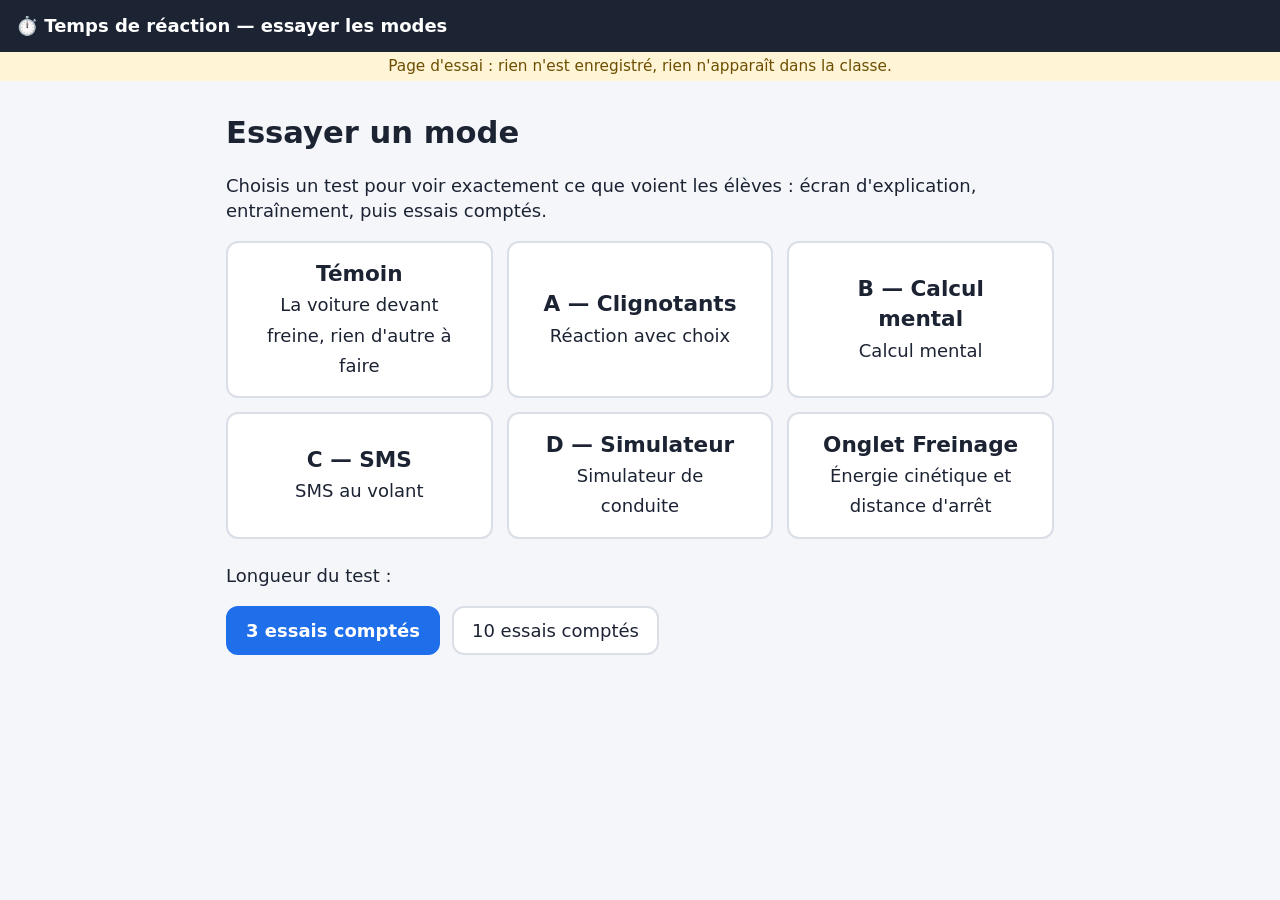
<file: essai.html>
<!doctype html>
<html lang="fr">
<head>
  <meta charset="utf-8">
  <meta name="viewport" content="width=device-width, initial-scale=1, maximum-scale=1, user-scalable=no">
  <title>Temps de réaction — essayer les modes</title>
  <link rel="stylesheet" href="css/style.css">
</head>
<body>
  <div id="app"></div>
  <noscript>Cette page a besoin de JavaScript.</noscript>
  <script type="module" src="js/essai.js"></script>
</body>
</html>
</file>
<file: css/style.css>
:root {
  --fond: #f4f6f9;
  --carte: #ffffff;
  --texte: #1c2333;
  --doux: #5b6577;
  --bord: #d9dee7;
  --accent: #1f6feb;
  --accent-fonce: #1557c0;
  --rouge: #d62f2f;
  --vert: #1f8a4c;
  --jaune: #fff4d6;
  --grille: #e3e7ee;
  --bande: #f7f9fc;
  --moy: #e8590c;
  --med: #1c7ed6;
  font-size: 18px;
}
* { box-sizing: border-box; }
html, body { height: 100%; margin: 0; }
body {
  background: var(--fond); color: var(--texte);
  font-family: system-ui, "Segoe UI", Roboto, sans-serif; line-height: 1.4;
  -webkit-tap-highlight-color: transparent;
}
#app { min-height: 100%; display: flex; flex-direction: column; }
body.en-test #app { height: 100vh; height: 100dvh; overflow: hidden; }
[hidden] { display: none !important; }

/* ── Barre du haut ── */
.barre {
  display: flex; align-items: center; justify-content: space-between; gap: 12px;
  padding: 8px 16px; background: #1c2333; color: #fff; min-height: 52px;
}
.barre .titre { font-weight: 700; white-space: nowrap; }
.barre .identite { font-weight: 700; font-size: 1.1rem; color: #ffd43b; text-align: center; flex: 1; }
.demo { background: var(--jaune); color: #6b4e00; text-align: center; padding: 4px 12px; font-size: .85rem; }
main { flex: 1; display: flex; flex-direction: column; min-height: 0; }

/* ── Écrans ── */
.screen { width: 100%; max-width: 860px; margin: 0 auto; padding: 24px 16px 40px; }
.screen.large { max-width: 1200px; }
.screen.center { text-align: center; display: flex; flex-direction: column; align-items: center; gap: 12px; }
h1 { font-size: 1.7rem; margin: .2em 0 .6em; }
h2 { font-size: 1.3rem; margin: .4em 0 .5em; }
.info { background: #e8f1ff; border-left: 4px solid var(--accent); padding: 10px 14px; border-radius: 6px; }
.succes { background: #e6f6ec; border-left: 4px solid var(--vert); padding: 10px 14px; border-radius: 6px; font-weight: 600; }
.erreur { color: var(--rouge); font-weight: 600; min-height: 1.4em; }
.indice { color: #a14b00; font-weight: 600; min-height: 1.4em; }
.petit-texte { font-size: .85rem; color: var(--doux); }
.chargement { text-align: center; color: var(--doux); margin-top: 20vh; }
.question { font-size: 1.35rem; font-weight: 600; }
.grosse-identite { font-size: 2rem; font-weight: 800; color: var(--accent-fonce); margin: 4px 0 12px; }
.vide { color: var(--doux); font-style: italic; }

/* ── Boutons ── */
.btn {
  font: inherit; border: 2px solid var(--bord); background: var(--carte); color: var(--texte);
  border-radius: 12px; padding: 10px 18px; cursor: pointer; touch-action: manipulation; user-select: none;
}
.btn:disabled { opacity: .45; cursor: default; }
.btn.primary { background: var(--accent); border-color: var(--accent); color: #fff; font-weight: 700; }
.btn.primary:active:not(:disabled) { background: var(--accent-fonce); }
.btn.big { font-size: 1.2rem; padding: 16px 28px; min-height: 64px; }
.btn.petit { padding: 6px 12px; font-size: .85rem; }
.barre .btn.petit { background: transparent; color: #fff; border-color: #56607a; }
.btn.danger { border-color: var(--rouge); color: var(--rouge); }
.btn.lien { border: none; background: none; color: var(--accent); text-decoration: underline; margin-top: 18px; }
.boutons { display: flex; flex-wrap: wrap; gap: 12px; margin: 12px 0; }

.grille-ilots { display: grid; grid-template-columns: repeat(auto-fill, minmax(200px, 1fr)); gap: 14px; }
.btn.ilot { font-size: 1.15rem; font-weight: 700; min-height: 84px; }
.reprise { margin-top: 28px; }
.btn.reprendre { display: flex; justify-content: space-between; align-items: center; width: 100%; margin: 8px 0; min-height: 60px; text-align: left; }
.btn.reprendre .etat { color: var(--doux); font-size: .9rem; }

/* ── Champs ── */
.champ { font: inherit; font-size: 1.3rem; padding: 10px 12px; border: 2px solid var(--bord); border-radius: 10px; width: 160px; text-align: center; background: #fff; }
.champ.petit { font-size: 1.1rem; width: 120px; }
.champ.juste { border-color: var(--vert); background: #effaf3; }
.champ.faux { border-color: var(--rouge); background: #fdeeee; }
.prof .champ { width: min(320px, 100%); }
.ligne-champ { display: flex; align-items: center; gap: 10px; margin: 10px 0; }
.unite { color: var(--doux); }
.bloc-calcul { background: var(--carte); border: 1px solid var(--bord); border-radius: 14px; padding: 14px 18px; margin: 14px 0; }
.champs { display: flex; flex-wrap: wrap; gap: 18px; }
.champs label { display: flex; flex-direction: column; gap: 4px; font-weight: 600; }
.champs label .unite { font-weight: 400; }
.champs .ligne-champ { margin: 0; gap: 6px; }
.bloc-calcul .temps td { font-size: 1.1rem; }

/* ── Tableaux ── */
table { border-collapse: collapse; background: var(--carte); }
th, td { border: 1px solid var(--bord); padding: 6px 10px; text-align: center; }
th { background: #eef1f6; font-weight: 600; }
.temps { width: 100%; font-size: 1.1rem; margin: 10px 0; }
.temps td { font-weight: 700; font-size: 1.25rem; }
.resultats { width: 100%; margin: 12px 0; }
.resultats td:first-child { text-align: left; font-weight: 600; }
.rappel { text-align: center; background: var(--carte); border: 1px solid var(--bord); border-radius: 14px; padding: 12px; margin: 16px 0; }
.rappel p { margin: 4px 0; }
.rappel .estimation { font-size: 2rem; font-weight: 800; color: var(--accent-fonce); }

/* ── Onglets ── */
.onglets { display: flex; gap: 6px; border-bottom: 2px solid var(--bord); margin-bottom: 16px; flex-wrap: wrap; }
.tab { font: inherit; border: none; background: none; padding: 12px 16px; border-bottom: 4px solid transparent; margin-bottom: -2px; cursor: pointer; color: var(--doux); font-weight: 600; }
.tab.actif { color: var(--accent-fonce); border-bottom-color: var(--accent); }

/* ── Intro des tests ── */
.intro { max-width: 760px; }
.consigne { font-size: 1.4rem; font-weight: 700; background: var(--jaune); padding: 14px 18px; border-radius: 12px; }
.regle { text-align: left; margin: 8px 0; }
.schemas { display: flex; gap: 16px; justify-content: center; flex-wrap: wrap; margin: 8px 0; }
.schema-voiture { margin: 0; width: 230px; background: var(--carte); border: 3px solid var(--bord); border-radius: 14px; padding: 10px; }
.schema-voiture.ok { border-color: var(--rouge); }
.schema-voiture.non { border-color: #f08c00; }
.schema-voiture svg { width: 100%; height: auto; }
.schema-voiture figcaption { font-size: .9rem; margin-top: 6px; }

/* ── Écran de test ── */
.test { flex: 1; display: grid; grid-template-rows: auto 1fr auto; min-height: 0; user-select: none; }
.test-top { display: flex; justify-content: space-between; padding: 6px 16px; background: #e9edf3; font-weight: 600; font-size: .95rem; }
.test-top .compteurs { color: var(--doux); }
.stage-wrap { position: relative; min-height: 0; overflow: hidden; }
.stage { position: absolute; inset: 0; }
.overlay { position: absolute; inset: 0; background: rgba(20, 26, 40, .55); display: flex; align-items: center; justify-content: center; padding: 16px; z-index: 5; }
.ov-card { background: var(--carte); border-radius: 18px; padding: 22px 28px; text-align: center; max-width: 520px; box-shadow: 0 10px 30px rgba(0,0,0,.25); }
.ov-card p { margin: 6px 0 14px; }
.ov-titre { font-size: 1.4rem; font-weight: 800; }
.ov-titre.rouge { color: var(--rouge); }
.ov-sous { color: var(--doux); }
.ov-temps { font-size: 3.4rem; font-weight: 900; color: var(--accent-fonce); margin: 0 !important; font-variant-numeric: tabular-nums; }
.ov-note { font-weight: 700; color: #a14b00; }
.pedales { display: grid; grid-template-columns: 1fr 2fr 1fr; gap: 14px; padding: 12px 16px 16px; background: #1c2333; height: max(110px, 21vh); }
.frein {
  font: inherit; font-size: 2.2rem; font-weight: 900; letter-spacing: .08em; color: #fff;
  background: radial-gradient(circle at 50% 35%, #ff5a5a, #c41d1d); border: 4px solid #7e1010; border-radius: 22px;
  touch-action: none; user-select: none; cursor: pointer;
}
.frein:active { transform: scale(.98); filter: brightness(.92); }
.steer { font: inherit; font-size: 2.4rem; color: #fff; background: #3b4560; border: 3px solid #56607a; border-radius: 20px; touch-action: none; cursor: pointer; }
.steer.actif { background: #56607a; }
.invisible { visibility: hidden; }

/* ── Vue route (témoin, A, B, C) ── */
.vue-route { position: absolute; inset: 0; overflow: hidden; }
.vue-route .ciel { position: absolute; inset: 0 0 55% 0; background: linear-gradient(#7fbbe9, #d6ebf7); }
.vue-route .route { position: absolute; inset: 45% 0 0 0; background: #7cb36a; }
.vue-route .route::before { content: ""; position: absolute; inset: 0; background: #5b5f66; clip-path: polygon(44% 0, 56% 0, 100% 100%, 0 100%); }
.vue-route .ligne { position: absolute; left: 50%; top: 0; bottom: 0; width: 1.2%; transform: translateX(-50%); background: repeating-linear-gradient(#fff 0 8%, transparent 8% 18%); clip-path: polygon(40% 0, 60% 0, 100% 100%, 0 100%); }
.vue-route .voiture { position: absolute; left: 50%; bottom: 6%; transform: translateX(-50%); width: min(44%, 62vh); }
.vue-route.petite .voiture { width: min(40%, 40vh); }
.car { width: 100%; height: auto; display: block; }
.car .stop { fill: #5b1717; }
.car.freine .stop { fill: #ff2020; filter: drop-shadow(0 0 6px #ff4040); }
.car .clig { fill: #6b4a12; }
.car.clig-g .clig-g, .car.clig-d .clig-d { animation: clig .8s steps(1, end) infinite; }
@keyframes clig { 0% { fill: #ffa200; } 50% { fill: #6b4a12; } }

/* ── B : calcul ── */
.scene-b { position: absolute; inset: 0; display: grid; grid-template-rows: 48% 52%; }
.scene-b .vue-route { position: relative; }
.calcul { display: flex; flex-direction: column; align-items: center; justify-content: center; gap: 14px; background: #f8f9fb; }
.calcul-q { font-size: 2.6rem; font-weight: 800; font-variant-numeric: tabular-nums; }
.calcul-choix { display: flex; gap: 16px; }
.btn.choix { font-size: 1.8rem; font-weight: 700; min-width: 110px; min-height: 72px; }

/* ── C : SMS ── */
.scene-c { position: absolute; inset: 0; display: grid; grid-template-columns: 1.25fr 1fr; }
.scene-c-route { position: relative; }
.tel { display: flex; flex-direction: column; background: #ece5dd; border-right: 4px solid #1c2333; min-height: 0; }
.tel-titre { background: #075e54; color: #fff; font-weight: 700; padding: 10px 14px; }
.tel-fil { flex: 1; overflow-y: auto; padding: 10px 12px; display: flex; flex-direction: column; gap: 6px; min-height: 0; }
.tel-sys { align-self: center; background: #dfe9f2; color: #445; font-size: .8rem; padding: 3px 10px; border-radius: 8px; }
.bulle { background: #fff; align-self: flex-start; max-width: 85%; padding: 6px 10px; border-radius: 10px; box-shadow: 0 1px 1px rgba(0,0,0,.1); font-size: 1rem; }
.bulle .auteur { display: block; font-weight: 700; font-size: .8rem; }
.bulle.moi { align-self: flex-end; background: #d9fdd3; }
.bulle.question { border: 2px solid #f08c00; background: #fff9ec; font-weight: 600; }
.scene-c .vue-route .voiture { width: 78%; }
.tel-reps { display: flex; gap: 8px; padding: 8px; background: #f0f0f0; min-height: 66px; flex-wrap: wrap; justify-content: center; }
.btn.rep { flex: 1 1 30%; min-height: 52px; font-weight: 600; }

/* ── D : simulateur ── */
.sim { position: absolute; inset: 0; width: 100%; height: 100%; display: block; }

/* ── Classe ── */
.classe-info { color: var(--doux); }
.tableau-classe { width: 100%; margin: 8px 0 16px; }
.tableau-classe td:first-child { text-align: left; }
.tableau-classe.grand { font-size: 1.25rem; }
.c-moy { color: var(--moy); font-weight: 700; }
.c-med { color: var(--med); font-weight: 700; }
.pastille { display: inline-block; width: 12px; height: 12px; border-radius: 50%; margin-right: 8px; vertical-align: middle; }
.graphe-wrap { background: var(--carte); border: 1px solid var(--bord); border-radius: 14px; padding: 8px; }
.graphe { width: 100%; height: auto; display: block; }
.graphe .axe { font-size: 13px; fill: var(--doux); }
.graphe .lib { font-size: 15px; font-weight: 600; fill: var(--texte); }
.graphe .pt { font-size: 10.5px; font-weight: 700; fill: #fff; pointer-events: none; }
.graphe.grand .lib { font-size: 18px; }
.l-moi { display: inline-block; width: 12px; height: 12px; border-radius: 50%; border: 3px solid #111; vertical-align: middle; }
.legende { font-size: .85rem; color: var(--doux); text-align: center; }
.l-pt, .l-moy, .l-med { display: inline-block; vertical-align: middle; }
.l-pt { width: 12px; height: 12px; border-radius: 50%; background: #888; }
.l-moy { width: 22px; height: 0; border-top: 3px solid var(--moy); }
.l-med { width: 22px; height: 0; border-top: 3px dashed var(--med); }

/* ── Professeur ── */
.avancement { width: 100%; }
.avancement td { font-size: .95rem; }
.avancement td:first-child { text-align: left; }
.avancement .na { color: #b8bfcc; background: #f7f8fa; }
.avancement .attente { color: var(--doux); font-style: italic; }
.avancement .etape-fini { background: #e6f6ec; color: var(--vert); font-weight: 700; }
.avancement .etape-calculs { background: #fff4d6; }
.avancement .bloque { background: #ffe3e3; color: #a51111; font-weight: 700; }
.avancement .cliquable { cursor: pointer; }
.avancement .cliquable:hover { outline: 2px solid var(--accent); outline-offset: -2px; }
.avancement .choisi { outline: 3px solid var(--accent); outline-offset: -3px; }
.detail { background: var(--carte); border: 2px solid var(--accent); border-radius: 14px; padding: 12px 18px; margin: 16px 0; }
.det-tete { display: flex; justify-content: space-between; align-items: center; }
.det-blocs { display: grid; grid-template-columns: repeat(auto-fit, minmax(320px, 1fr)); gap: 16px; }
.det-bloc h3 { margin: 6px 0; }
.det-bloc p { margin: 4px 0; }
.det-stats { display: flex; gap: 18px; font-size: 1.15rem; }
.reglage td:first-child { text-align: left; font-weight: 600; }
.reglage { margin: 12px 0; }
.ov-choix { display: flex; flex-direction: column; gap: 10px; align-items: center; }
a.tab { text-decoration: none; margin-left: auto; }

/* Onglet Freinage */
.fr-reglages { display: grid; gap: 10px; margin: 12px 0 16px; }
.fr-choix { display: grid; grid-template-columns: 150px 1fr; align-items: center; gap: 10px; }
.fr-choix .boutons { margin: 0; gap: 8px; }
.fr-label { font-weight: 700; color: var(--doux); }
.fr-vitesse { display: flex; align-items: center; gap: 14px; flex-wrap: wrap; }
.fr-curseur { width: min(360px, 60vw); height: 32px; accent-color: var(--accent); }
.fr-vitesse b { font-size: 1.3rem; min-width: 90px; }
.fr-bloc { margin: 14px 0; }
.fr-ligne { display: flex; justify-content: space-between; margin-bottom: 6px; font-size: 1.1rem; }
.fr-barre { height: 22px; border-radius: 11px; background: var(--bord); overflow: hidden; }
.fr-ec { height: 100%; background: linear-gradient(90deg, #f59f00, #e8590c); transition: width .25s; }
.fr-route { position: relative; height: 54px; margin-top: 40px; background: #5b5f66; border-radius: 6px; overflow: visible; }
.fr-seg { position: absolute; top: 16px; height: 22px; transition: all .25s; }
.fr-reac, .fr-pastille.fr-reac { background: #fab005; }
.fr-frein, .fr-pastille.fr-frein { background: #e03131; }
.fr-auto { position: absolute; left: -4px; top: -34px; font-size: 28px; transform: scaleX(-1); }
.fr-stop { position: absolute; top: 10px; font-size: 26px; transform: translateX(-50%); transition: left .25s; }
.fr-regle { position: relative; height: 22px; margin-top: 4px; }
.fr-grad { position: absolute; transform: translateX(-50%); white-space: nowrap; font-size: .8rem; color: var(--doux); border-left: 1px solid var(--doux); padding-left: 3px; }
.fr-pastille { display: inline-block; width: 14px; height: 14px; border-radius: 3px; margin-right: 8px; vertical-align: -2px; }
.fr-total td { font-weight: 800; }
.fr-table td:last-child { text-align: right; }
@media (max-width: 600px) { .fr-choix { grid-template-columns: 1fr; } }
</file>
